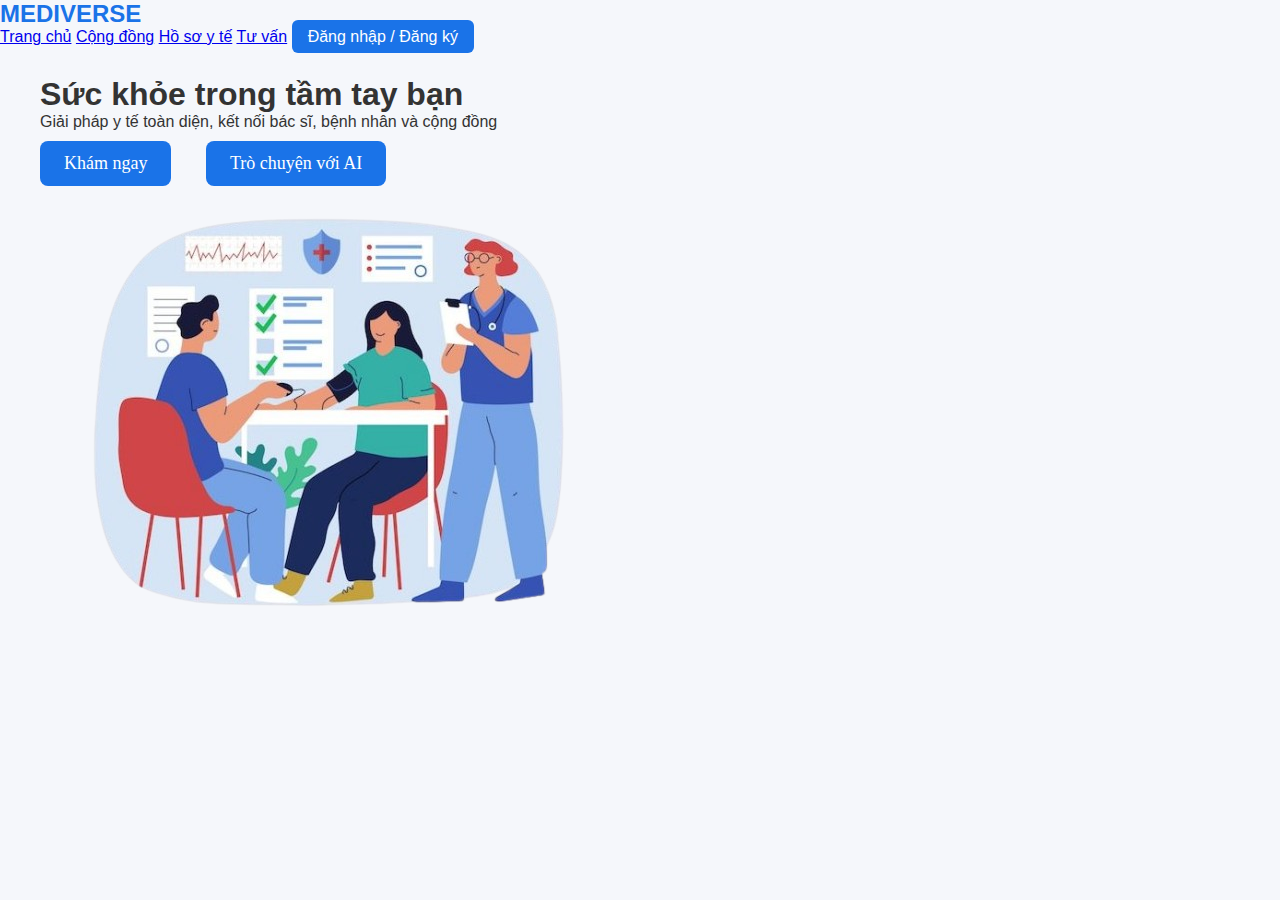
<file: index.html>
<!DOCTYPE html>
<html lang="vi">
<head>
  <meta charset="UTF-8" />
  <meta name="viewport" content="width=device-width, initial-scale=1.0"/>
  <title>Mediverse - Trang chủ</title>
  <link rel="stylesheet" href="home.css" />
   <header>
    <div class="logo">MEDIVERSE</div>
    <nav>
      <a href="#">Trang chủ</a>
      <a href="#">Cộng đồng</a>
      <a href="#">Hồ sơ y tế</a>
      <a href="#">Tư vấn</a>
      <a href="#" id="loginBtn" class="login-btn">Đăng nhập / Đăng ký</a>
      <div id="userProfile" style="display: none;">
        <img id="avatar" src="default-avatar.png" alt="avatar">
        <span id="pName">Tên người dùng</span>
        <button id="logoutBtn">Đăng xuất</button>
      </div>
    </nav>
  </header>

  <section class="hero">
    <div class="left">
      <h1>Sức khỏe trong tầm tay bạn</h1>
      <p>Giải pháp y tế toàn diện, kết nối bác sĩ, bệnh nhân và cộng đồng</p>
      <div class="buttons">
        <button>Khám ngay</button>
        <button>Trò chuyện với AI</button>
      </div>
       <div class="right">
      <img src="doctor.png" alt="Minh họa bác sĩ và bệnh nhân">
       </section>

  <script>
    // Nếu chưa đăng nhập → chuyển sang trang login khi nhấn nút
    document.getElementById('loginBtn').addEventListener('click', () => {
      window.location.href = 'home.html';
    });

    // Load thông tin user nếu đã login
    async function loadProfile() {
      try {
        const res = await fetch("https://login-backend-96fl.onrender.com/profile", {
          credentials: "include"
        });
        if (!res.ok) return;

        const data = await res.json();
        const user = data.user || {};

        // Cập nhật giao diện
        document.getElementById("pName").textContent = user.name || "Người dùng";
        document.getElementById("avatar").src =
          user.photos?.[0]?.value || "default-avatar.png";

        document.getElementById("loginBtn").style.display = "none";
        document.getElementById("userProfile").style.display = "flex";
      } catch (err) {
        console.error("Lỗi khi tải hồ sơ:", err);
      }
    }

    // Logout
    document.getElementById("logoutBtn").addEventListener("click", async () => {
      await fetch("https://login-backend-96fl.onrender.com/logout", {
        credentials: "include"
      });
      location.reload();
    });

    // Gọi khi vừa vào trang
    loadProfile();
  </script>
  </body>
</html>
</file>
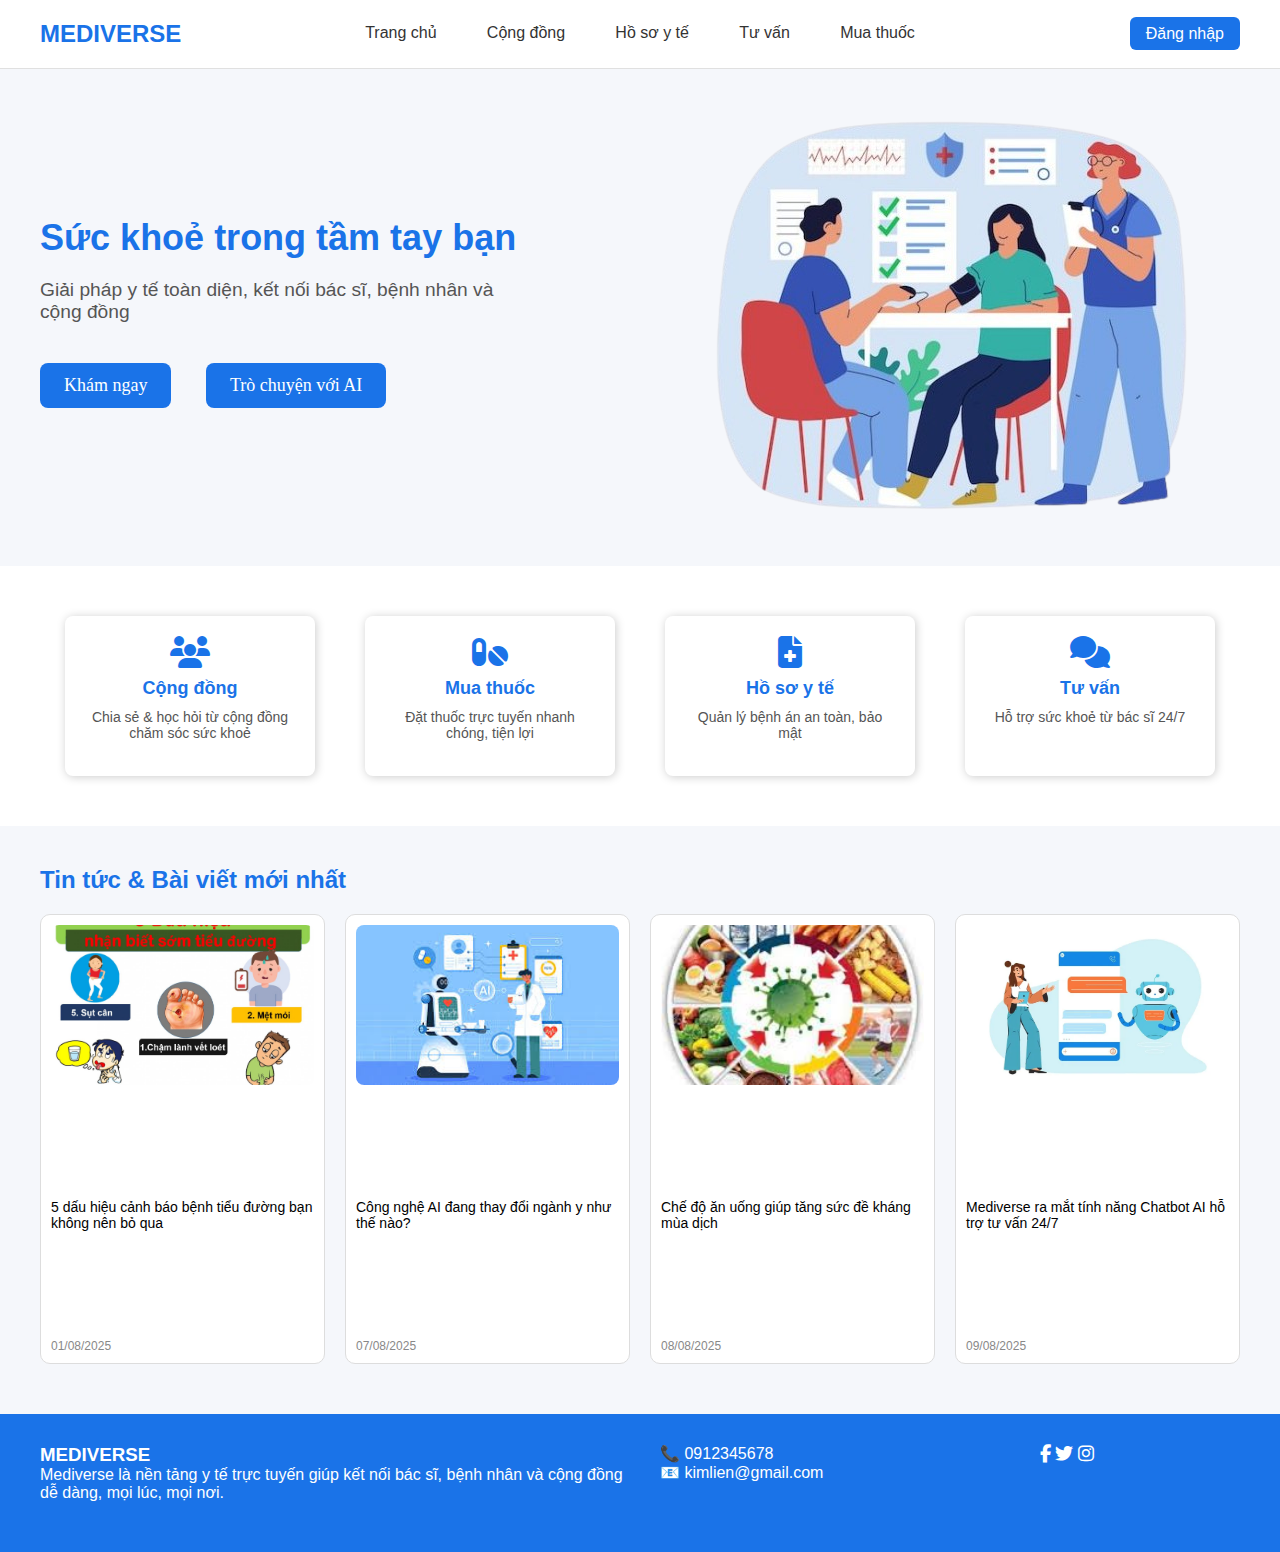
<file: home.html>
<!DOCTYPE html>
<html lang="vi">
<head>
  <meta charset="UTF-8" />
  <meta name="viewport" content="width=device-width, initial-scale=1.0"/>
  <title>Mediverse - Trang chủ</title>
  <link rel="stylesheet" href="home.css" />
  <link rel="stylesheet" href="https://cdnjs.cloudflare.com/ajax/libs/font-awesome/6.4.0/css/all.min.css"/>
</head>
<body>
  <header class="main-header">
    <div class="logo"><a href="home.html">MEDIVERSE</a></div>
    <input type="checkbox" id="menu-toggle"/>
    <label for="menu-toggle" class="open"><i class="fa-solid fa-bars"></i></label>
    <label for="menu-toggle" class="overlay"></label>
    <nav class="nav-links">
      <label for="menu-toggle" class="close-menu"><i class="fa-solid fa-xmark"></i></label>
      <a href="home.html">Trang chủ</a>
      <a href="#congdong">Cộng đồng</a>
      <a href="login.html">Hồ sơ y tế</a>
      <a href="#tuvan">Tư vấn</a>
      <a href="login.html">Mua thuốc</a>
    </nav>
    <div class="user-area">
      <a href="login.html" id="loginBtn" class="login-btn">Đăng nhập</a>
      
    </div>
  </header>

  <section class="hero">
    <div class="hero-left">
      <h1>Sức khoẻ trong tầm tay bạn</h1>
      <p>Giải pháp y tế toàn diện, kết nối bác sĩ, bệnh nhân và cộng đồng</p>
      <div class="buttons">
        <a href="#khamngay"><button>Khám ngay</button></a>
        <a href="#aichat"><button>Trò chuyện với AI</button></a>
      </div>
    </div>
    <div class="hero-right">
      <img src="img/doctor.png" alt="Minh họa bác sĩ và bệnh nhân">
    </div>
  </section>

  <section class="features">
    <a href="#congdong"><div class="feature-box">
      <i class="fas fa-users"></i>
      <h3>Cộng đồng</h3>
      <p>Chia sẻ & học hỏi từ cộng đồng chăm sóc sức khoẻ</p>
    </div></a>
    <a href="login.html"><div class="feature-box">
      <i class="fas fa-pills"></i>
      <h3>Mua thuốc</h3>
      <p>Đặt thuốc trực tuyến nhanh chóng, tiện lợi</p>
    </div></a>
    <a href="login.html"><div class="feature-box">
      <i class="fas fa-file-medical"></i>
      <h3>Hồ sơ y tế</h3>
      <p>Quản lý bệnh án an toàn, bảo mật</p>
    </div></a>
    <a href="#tuvan"><div class="feature-box">
      <i class="fas fa-comments"></i>
      <h3>Tư vấn</h3>
      <p>Hỗ trợ sức khoẻ từ bác sĩ 24/7</p>
    </div></a>
  </section>

<section class="news">
  <h2>Tin tức & Bài viết mới nhất</h2>
  <div class="news-list">
    
    <a href="https://giaan115.com/5-dau-hieu-benh-tieu-duong" class="news-link">
      <div class="news-card">
        <img src="img/tieuduong.jpg" alt="Tiểu đường" class="news-image" />
        <div class="image-placeholder"></div>
        <p>5 dấu hiệu cảnh báo bệnh tiểu đường bạn không nên bỏ qua</p>
        <span>01/08/2025</span>
      </div>
    </a>

    <a href="https://vbee.vn/blog/ai/ung-dung-ai-trong-y-te/?utm_source=BL&utm_medium=CPC&utm_term=Vietnam&utm_campaign=SM_GG_DU_NBR_AS_A_VN_B_UNK_UNK&gad_source=1&gad_campaignid=21793655902&gclid=Cj0KCQjw_L_FBhDmARIsAItqgt6I0l5CuzfJchz50ALGuwCKmmReJl1UpCjGMjgPlIwtR0TZiChqQksaAmhZEALw_wcB" class="news-link">
      <div class="news-card">
        <img src="img/AI.jpg" alt="Công nghệ AI" class="news-image" />
        <div class="image-placeholder"></div>
        <p>Công nghệ AI đang thay đổi ngành y như thế nào?</p>
        <span>07/08/2025</span>
      </div>
    </a>

    <a href="https://www.zespri.com/vi-VN/blogdetail/tang-cuong-de-khang-va-suc-khoe-tinh-than-bang-vitamin-c-tu-hoa-qua?utm_source=Google&utm_medium=Paid-Search&utm_campaign=Summer_VN_Traffic&utm_content=SEM&utm_term=Not-Applicable_F_NA_Interest_SEM_Search_Text_Custom_1X1_SEM&gad_source=1" class="news-link">
      <div class="news-card">
        <img src="img/CD.jpg" alt="Chế độ ăn uống" class="news-image" />
        <div class="image-placeholder"></div>
        <p>Chế độ ăn uống giúp tăng sức đề kháng mùa dịch</p>
        <span>08/08/2025</span>
      </div>
    </a>

    <a href="https://bidv.com.vn/bidv/tin-tuc/tin-ve-bidv/ra-mat-tinh-nang-chatbot-ho-tro-khach-hang-doanh-nghiep-tren-bidv-ibank" class="news-link">
      <div class="news-card">
        <img src="img/TV.jpg" alt="Tư vấn" class="news-image" />
        <div class="image-placeholder"></div>
        <p>Mediverse ra mắt tính năng Chatbot AI hỗ trợ tư vấn 24/7</p>
        <span>09/08/2025</span>
      </div>
    </a>

  </div>
</section>

  <footer>
    <div class="footer-left">
      <h3>MEDIVERSE</h3>
      <p>
        Mediverse là nền tảng y tế trực tuyến giúp kết nối bác sĩ, bệnh nhân và cộng đồng dễ dàng, mọi lúc, mọi nơi.
      </p>
    </div>
    <div class="footer-center">
      <p>📞 0912345678</p>
      <p>📧 kimlien@gmail.com</p>
    </div>
    <div class="footer-right">
      <a href="#"><i class="fab fa-facebook-f"></i></a>
      <a href="#"><i class="fab fa-twitter"></i></a>
      <a href="#"><i class="fab fa-instagram"></i></a>
    </div>
  </footer>

  <script>
    document.getElementById('loginBtn').addEventListener('click', () => {
      window.location.href = 'login.html';
    });

    async function loadProfile() {
      try {
        const res = await fetch("https://login-backend-production-06ec.up.railway.app/profile", {
          credentials: "include"
        });
        if (!res.ok) return;

        const data = await res.json();
        const user = data.user || {};

        document.getElementById("pName").textContent = user.name || "Người dùng";
        document.getElementById("avatar").src =
          user.photos?.[0]?.value || "default-avatar.png";

        document.getElementById("loginBtn").style.display = "none";
        document.getElementById("userProfile").style.display = "flex";
      } catch (err) {
        console.error("Lỗi khi tải hồ sơ:", err);
      }
    }

    document.getElementById("logoutBtn").addEventListener("click", async () => {
      await fetch("https://login-backend-production-06ec.up.railway.app/logout", {
        credentials: "include"
      });
      location.reload();
    });

    loadProfile();
  </script>
</body>
</html>
</file>
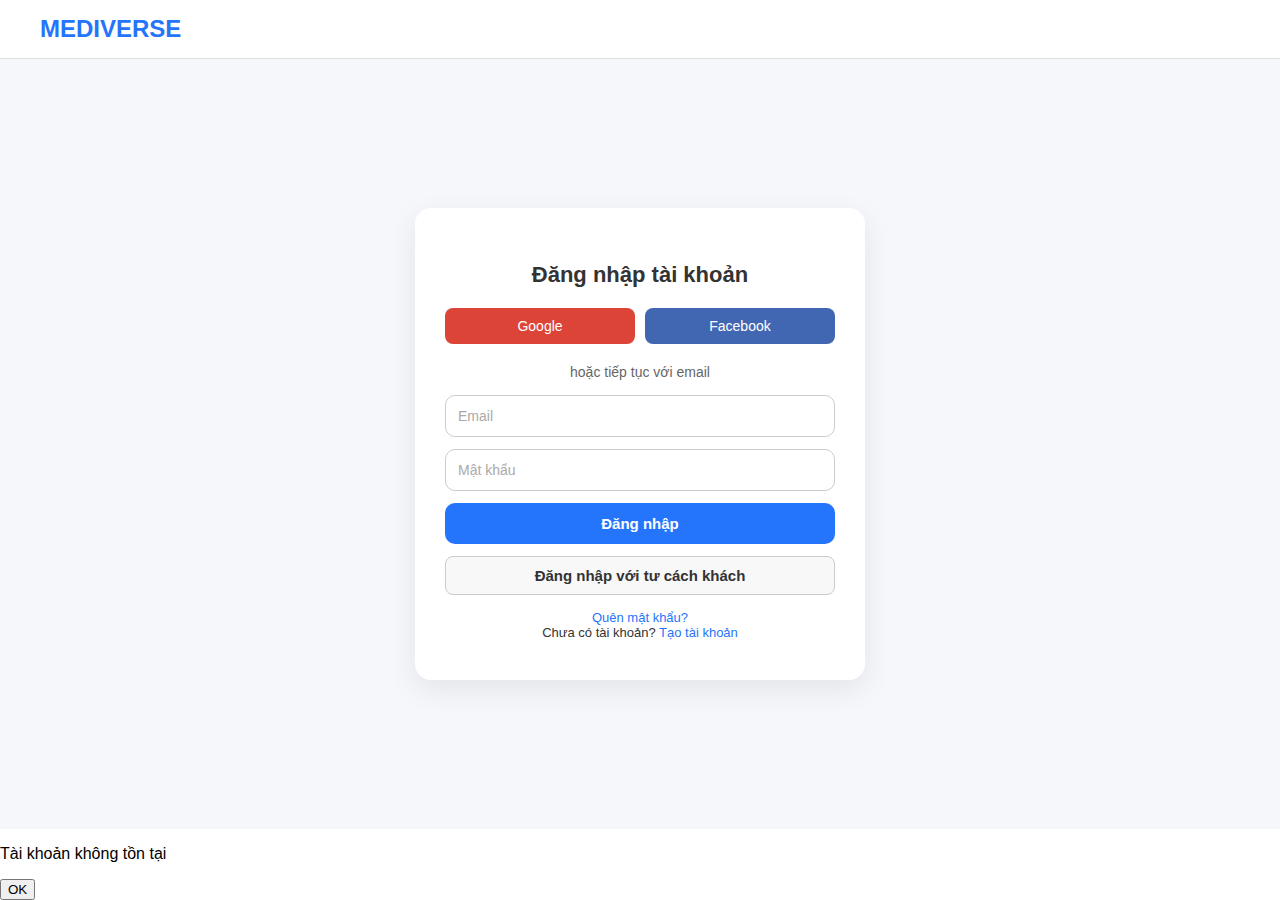
<file: login.html>
<!DOCTYPE html>
<html lang="vi">
<head>
  <meta charset="UTF-8">
  <meta name="viewport" content="width=device-width, initial-scale=1.0">
  <title>Login</title>
  <link rel="stylesheet" href="login.css">
  <link rel="stylesheet" href="https://cdnjs.cloudflare.com/ajax/libs/font-awesome/6.4.0/css/all.min.css"/>
</head>
<body>
  <!-- HEADER -->
  <header class="main-header">
    <div class="logo"><a href="home.html">MEDIVERSE</a></div>
  </header>

  <!-- FORM OUTER WRAPPER -->
  <div class="form-wrapper">
    <div class="container">
      <!-- Form Đăng nhập -->
      <form id="login-form" class="form">
        <h1>Đăng nhập tài khoản</h1>

        <div class="social-buttons">
          <a href="https://login-backend-production-06ec.up.railway.app/auth/google" class="btn-social btn-google">Google</a>
          <a href="https://login-backend-production-06ec.up.railway.app/auth/facebook" class="btn-social btn-fb">Facebook</a>
        </div>

        <div class="or">hoặc tiếp tục với email</div>

        <input type="email" class="field" id="loginEmail" placeholder="Email" required>
        <input type="password" class="field" id="loginPassword" placeholder="Mật khẩu" required>
        <div id="loginMsg" class="msg"></div>
        <button class="btn-main" type="submit">Đăng nhập</button>

        <div class="guess"><a href="success.html">Đăng nhập với tư cách khách</a></div>

        <div class="links">
          <a href="#" id="forgotPassword">Quên mật khẩu?</a><br>
          Chưa có tài khoản? <a href="#" id="createAccount">Tạo tài khoản</a>
        </div>
      </form>

      <!-- Form Quên mật khẩu -->
      <div id="forgotForm" class="form" style="display:none;">
        <h1>Đặt lại mật khẩu</h1>
        <p class="form-desc">Nhập email của bạn và chúng tôi sẽ gửi cho bạn hướng dẫn đặt lại mật khẩu.</p>
        <input type="email" class="field" placeholder="Your Email">
        <button class="btn-main">Gửi liên kết đặt lại mật khẩu</button>
        <button class="btn-back" id="backToLogin1">Quay lại</button>
      </div>

      <!-- Form Đăng ký -->
      <div id="registerForm" class="form" style="display:none;">
        <h1>Tạo tài khoản</h1>
        <input type="text" class="field" id="regName" placeholder="Full Name">
        <input type="email" class="field" id="regEmail" placeholder="Email">
        <input type="password" class="field" id="regPassword" placeholder="Password">
        <div id="regMsg" class="msg"></div>
        <button class="btn-main" type="submit">Đăng kí</button>
        <button class="btn-back" id="backToLogin2">Quay lại</button>
      </div>
    </div>
  </div>

  <!-- Popup nằm ngoài các form -->
  <div id="popup" class="popup">
    <div class="popup-content">
      <p>Tài khoản không tồn tại</p>
      <button onclick="closePopup()">OK</button>
    </div>
  </div>

  <!-- SCRIPT -->
  <script>
    const loginForm = document.getElementById('loginForm');
    const forgotForm = document.getElementById('forgotForm');
    const registerForm = document.getElementById('registerForm');

    document.getElementById('forgotPassword').addEventListener('click', function(e){
      e.preventDefault();
      loginForm.style.display = 'none';
      forgotForm.style.display = 'block';
    });

    document.getElementById('createAccount').addEventListener('click', function(e){
      e.preventDefault();
      loginForm.style.display = 'none';
      registerForm.style.display = 'block';
    });

    document.getElementById('backToLogin1').addEventListener('click', function(){
      forgotForm.style.display = 'none';
      loginForm.style.display = 'block';
    });

    document.getElementById('backToLogin2').addEventListener('click', function(){
      registerForm.style.display = 'none';
      loginForm.style.display = 'block';
    });

    // Xử lý form đăng nhập
    document.getElementById('login-form').addEventListener('submit', function(event) {
      event.preventDefault(); // chặn gửi form thật

      // Giả lập tài khoản không tồn tại
      const taiKhoanTonTai = false;

      if (!taiKhoanTonTai) {
        document.getElementById('popup').style.display = 'flex';
      }
    });

    function closePopup() {
      document.getElementById('popup').style.display = 'none';
    }
  </script>
</body>
</file>
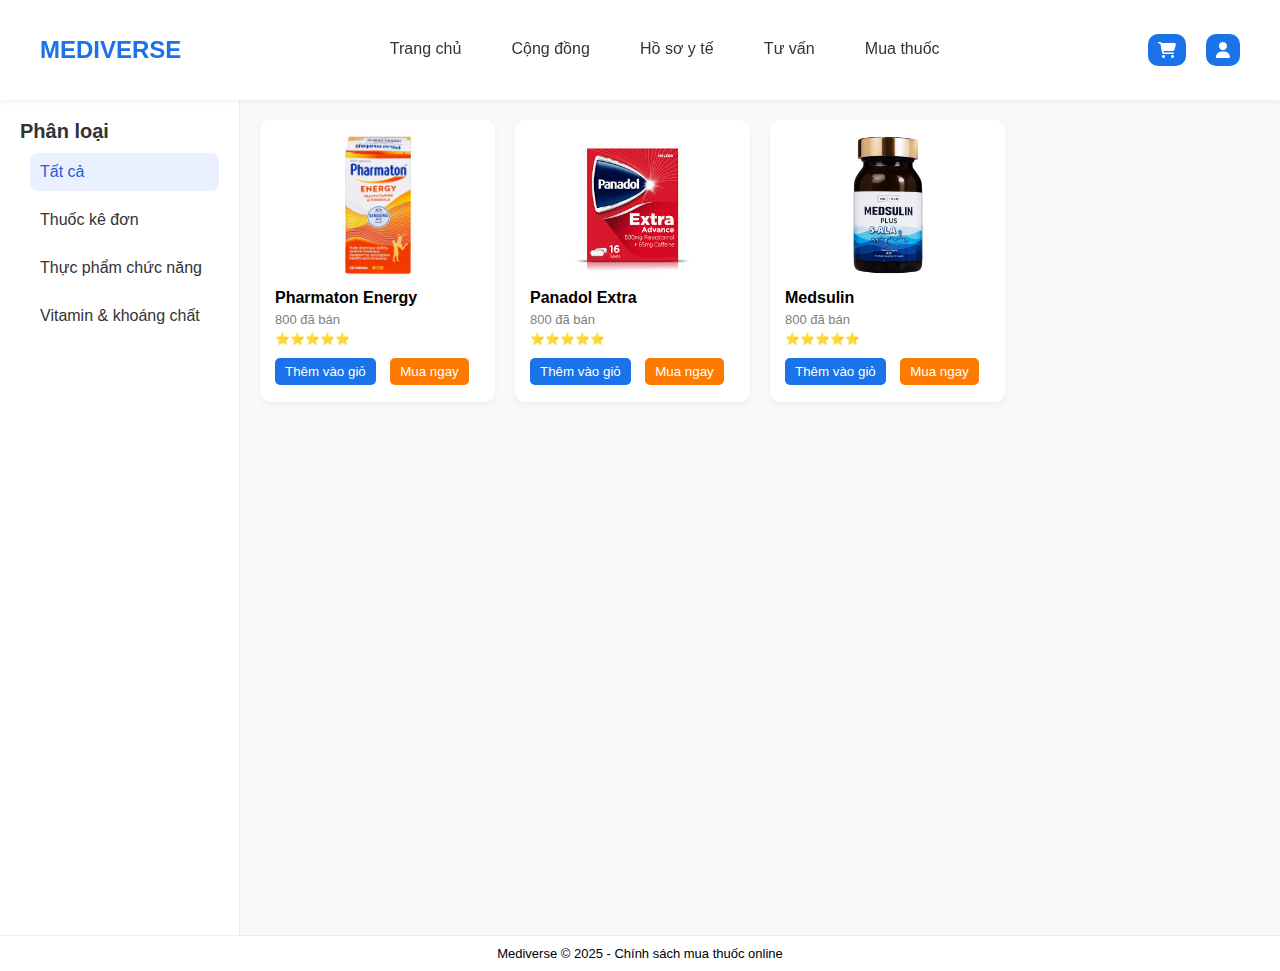
<file: shop.html>
<!DOCTYPE html>
<html lang="vi">
<head>
  <meta charset="UTF-8" />
  <meta name="viewport" content="width=device-width, initial-scale=1.0"/>
  <title>Mediverse Shop</title>
  <link rel="stylesheet" href="shop.css" />
  <link rel="stylesheet" href="https://cdnjs.cloudflare.com/ajax/libs/font-awesome/6.4.0/css/all.min.css"/>
</head>
<body>

<header>
  <div class="logo"><a href="success.html">MEDIVERSE</a></div>
  <input type="checkbox" id="menu-toggle"/>
  <label for="menu-toggle" class="open"><i class="fa-solid fa-bars"></i></label>
  <label for="menu-toggle" class="overlay"></label>
  <nav>
      <label for="menu-toggle" class="close-menu"><i class="fa-solid fa-xmark"></i></label>
      <a href="success.html">Trang chủ</a>
      <a href="#congdong">Cộng đồng</a>
      <a href="user.html">Hồ sơ y tế</a>
      <a href="#tuvan">Tư vấn</a>
      <a href="shop.html">Mua thuốc</a>
  </nav>
  <div class="icons">
    <i class="fa-solid fa-cart-shopping" onclick="showCart()"></i>
    <a href="user.html"><i class="fas fa-user"></i></a>
  </div>
</header>

<div class="layout">
  <div class="sidebar">
    <h2>Phân loại</h2>
    <ul>
      <li><a href="#all" onclick="filterCategory('all')" class="link active">Tất cả</a></li>
      <li><a href="#kedon" onclick="filterCategory('ke-don')">Thuốc kê đơn</a></li>
      <li><a href="#thucpham" onclick="filterCategory('thuc-pham')">Thực phẩm chức năng</a></li>
      <li><a href="#vitamin" onclick="filterCategory('vitamin')">Vitamin & khoáng chất</a></li>
    </ul>
  </div>
  <div class="main">
    <div class="products" id="product-list">
      <!-- sản phẩm -->
    </div>
  </div>
</div>

<footer>
  Mediverse © 2025 - Chính sách mua thuốc online
</footer>

<!-- Modal -->
<div class="modal" id="product-modal">
  <div class="modal-content">
    <div class="close" onclick="closeModal()">✖</div>
    <h3 id="modal-title"></h3>
    <p id="modal-detail"></p>
    <button class="add" onclick="addToCart()">Thêm vào giỏ</button>
    <button class="buy" onclick="buyNow()">Mua ngay</button>
  </div>
</div>

<script>
  const products = [
    {
      id: 1,
      name: "Pharmaton Energy",
      img: "pmt_eng.png",
      sold: "800 đã bán",
      detail: "Sản phẩm giúp tăng cường năng lượng.",
      type: "vitamin"
    },
    {
      id: 2,
      name: "Panadol Extra",
      img: "panadol.jpg",
      sold: "800 đã bán",
      detail: "Thuốc giảm đau, hạ sốt nhanh.",
      type: "ke-don"
    },
    {
      id: 3,
      name: "Medsulin",
      img: "med.jpg",
      sold: "800 đã bán",
      detail: "Hỗ trợ điều trị tiểu đường.",
      type: "ke-don"
    }
  ];

  let currentProduct = null;

  function renderProducts(list) {
    const container = document.getElementById('product-list');
    container.innerHTML = "";
    list.forEach(p => {
      container.innerHTML += `
        <div class="product">
          <img src="${p.img}" />
          <h4>${p.name}</h4>
          <p>${p.sold}</p>
          <div class="stars">⭐️⭐️⭐️⭐️⭐️</div>
          <button class="add" onclick="openModal(${p.id})">Thêm vào giỏ</button>
          <button class="buy" onclick="openModal(${p.id})">Mua ngay</button>
        </div>
      `;
    });
  }

  function filterCategory(type) {
    if (type === 'all') return renderProducts(products);
    const filtered = products.filter(p => p.type === type);
    renderProducts(filtered);
  }

  function openModal(id) {
    const product = products.find(p => p.id === id);
    currentProduct = product;
    document.getElementById("modal-title").textContent = product.name;
    document.getElementById("modal-detail").textContent = product.detail;
    document.getElementById("product-modal").style.display = "flex";
  }

  function closeModal() {
    document.getElementById("product-modal").style.display = "none";
  }

  function addToCart() {
    let cart = JSON.parse(localStorage.getItem("cart") || "[]");
    cart.push(currentProduct);
    localStorage.setItem("cart", JSON.stringify(cart));
    alert("Đã thêm vào giỏ");
    closeModal();
  }

  function buyNow() {
    alert("Chức năng mua ngay đang được phát triển!");
    closeModal();
  }

  function showCart() {
    const cart = JSON.parse(localStorage.getItem("cart") || "[]");
    alert(`Bạn có ${cart.length} sản phẩm trong giỏ`);
  }

  renderProducts(products);

  const items = document.querySelectorAll(".sidebar a");

    items.forEach(item => {
      item.addEventListener("click", () => {
        // Xóa class active ở tất cả các mục
        items.forEach(i => i.classList.remove("active"));
        // Thêm class active vào mục vừa click
        item.classList.add("active");
      });
    });

</script>

</body>
</html>
</file>
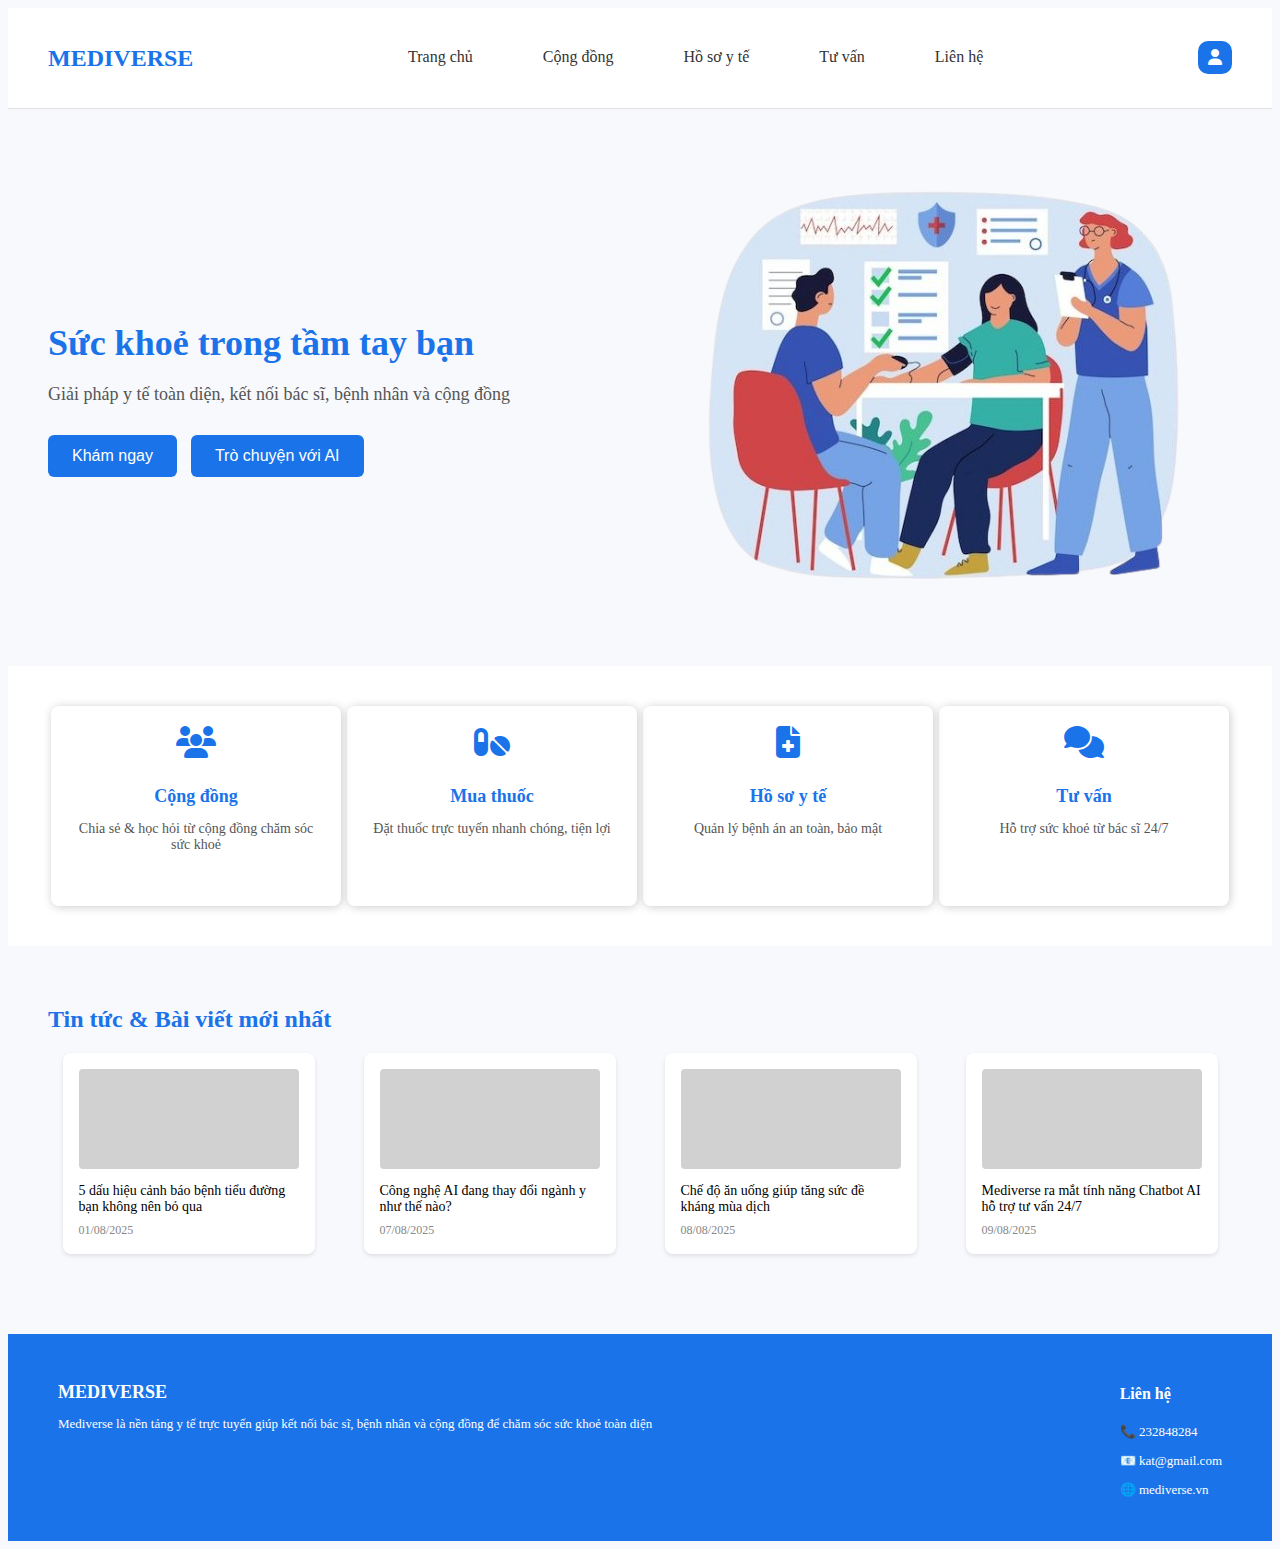
<file: success.html>
<!DOCTYPE html>
<html lang="vi">
<head>
  <meta charset="UTF-8" />
  <meta name="viewport" content="width=device-width, initial-scale=1.0"/>
  <title>Mediverse - Trang chủ</title>
  <link rel="stylesheet" href="https://cdnjs.cloudflare.com/ajax/libs/font-awesome/6.4.0/css/all.min.css"/>
  <link rel="stylesheet" href="success.css"/>
</head>
<body>
  <header>
    <div class="logo"><a href="#home">MEDIVERSE</a></div>
    <nav>
      <a href="success.html">Trang chủ</a>
      <a href="#congdong">Cộng đồng</a>
      <a href="user.html">Hồ sơ y tế</a>
      <a href="#tuvan">Tư vấn</a>
      <a href="#lienhe">Liên hệ</a>
    </nav>
    <div class="user-icon">
      <a href="user.html"><i class="fas fa-user"></i></a>
    </div>
  </header>

  <section class="hero">
    <div class="hero-left">
      <h1>Sức khoẻ trong tầm tay bạn</h1>
      <p>Giải pháp y tế toàn diện, kết nối bác sĩ, bệnh nhân và cộng đồng</p>
      <div class="buttons">
        <a href="#khamngay"><button>Khám ngay</button></a>
        <a href="#aichat"><button>Trò chuyện với AI</button></a>
      </div>
    </div>
    <div class="hero-right">
      <img src="doctor.png" alt="Minh họa bác sĩ và bệnh nhân">
    </div>
  </section>

  <section class="features">
    <a href="#congdong"><div class="feature-box">
      <i class="fas fa-users"></i>
      <h3>Cộng đồng</h3>
      <p>Chia sẻ & học hỏi từ cộng đồng chăm sóc sức khoẻ</p>
    </div></a>
    <a href="muathuoc"><div class="feature-box">
      <i class="fas fa-pills"></i>
      <h3>Mua thuốc</h3>
      <p>Đặt thuốc trực tuyến nhanh chóng, tiện lợi</p>
    </div></a>
    <a href="user.html"><div class="feature-box">
      <i class="fas fa-file-medical"></i>
      <h3>Hồ sơ y tế</h3>
      <p>Quản lý bệnh án an toàn, bảo mật</p>
    </div></a>
    <a href="#tuvan"><div class="feature-box">
      <i class="fas fa-comments"></i>
      <h3>Tư vấn</h3>
      <p>Hỗ trợ sức khoẻ từ bác sĩ 24/7</p>
    </div></a>
  </section>

  <section class="news">
    <h2>Tin tức & Bài viết mới nhất</h2>
    <div class="news-list">
      <div class="news-card">
        <div class="image-placeholder"></div>
        <p>5 dấu hiệu cảnh báo bệnh tiểu đường bạn không nên bỏ qua</p>
        <span>01/08/2025</span>
      </div>
      <div class="news-card">
        <div class="image-placeholder"></div>
        <p>Công nghệ AI đang thay đổi ngành y như thế nào?</p>
        <span>07/08/2025</span>
      </div>
      <div class="news-card">
        <div class="image-placeholder"></div>
        <p>Chế độ ăn uống giúp tăng sức đề kháng mùa dịch</p>
        <span>08/08/2025</span>
      </div>
      <div class="news-card">
        <div class="image-placeholder"></div>
        <p>Mediverse ra mắt tính năng Chatbot AI hỗ trợ tư vấn 24/7</p>
        <span>09/08/2025</span>
      </div>
    </div>
  </section>

  <footer>
    <div>
      <h3>MEDIVERSE</h3>
      <p>Mediverse là nền tảng y tế trực tuyến giúp kết nối bác sĩ, bệnh nhân và cộng đồng để chăm sóc sức khoẻ toàn diện</p>
    </div>
    <div>
      <h4>Liên hệ</h4>
      <p>📞 232848284</p>
      <p>📧 kat@gmail.com</p>
      <p>🌐 mediverse.vn</p>
    </div>
  </footer>
</body>
</html>
</file>
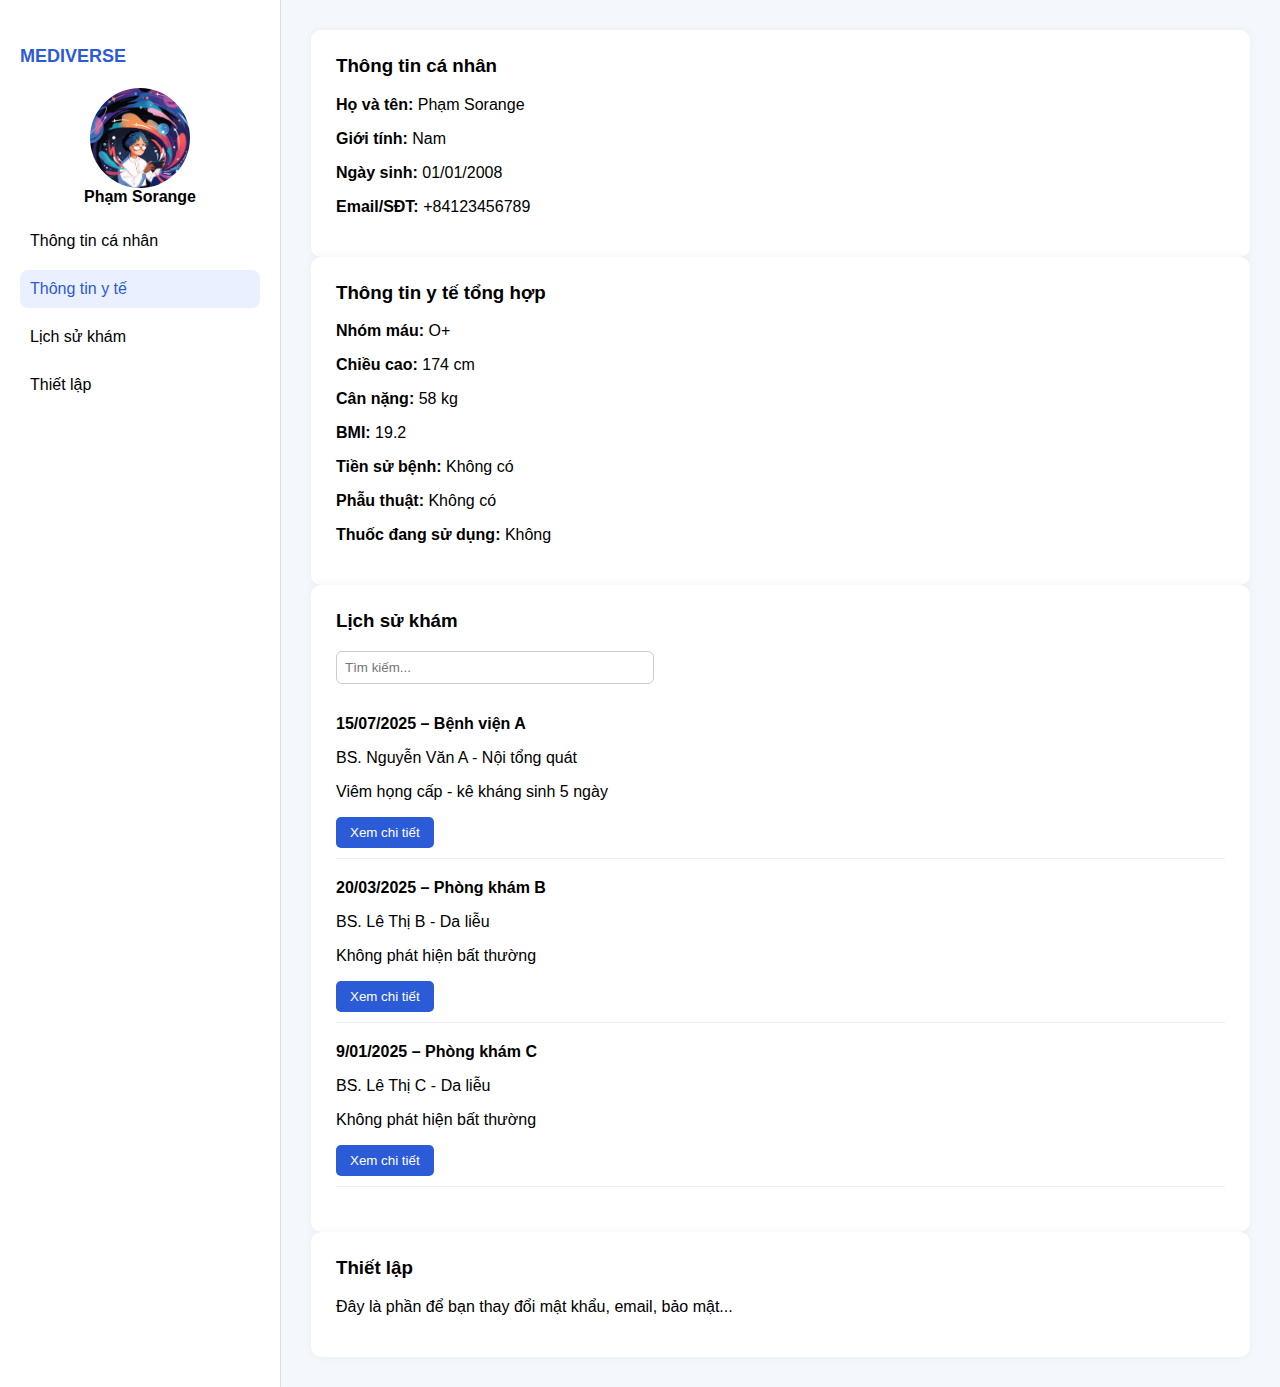
<file: user.html>
<!DOCTYPE html>
<html lang="vi">
<head>
  <meta charset="UTF-8" />
  <meta name="viewport" content="width=device-width, initial-scale=1.0"/>
  <title>Hồ sơ cá nhân</title>
  <link rel="stylesheet" href="user.css" />
</head>
<body>
  <div class="container">
    <aside class="sidebar">
      <h2><a href="success.html" class="logo">MEDIVERSE</a></h2>
      <div class="avatar-container">
        <img src="default-avatar.png" alt="Avatar" class="avatar">
      </div>
      <div class="username">Phạm Sorange</div>
      <nav>
        <ul>
          <li><a href="#personal" class="tab-link active" data-tab="personal">Thông tin cá nhân</a></li>
          <li><a href="#health" class="tab-link" data-tab="health">Thông tin y tế</a></li>
          <li><a href="#history" class="tab-link" data-tab="history">Lịch sử khám</a></li>
          <li><a href="#settings" class="tab-link" data-tab="settings">Thiết lập</a></li>
        </ul>
      </nav>
    </aside>

    <main class="content">
      <!-- Thông tin cá nhân -->
      <section id="personal" >
        <div class="card">
          <h3>Thông tin cá nhân</h3>
          <p><strong>Họ và tên:</strong> Phạm Sorange</p>
          <p><strong>Giới tính:</strong> Nam</p>
          <p><strong>Ngày sinh:</strong> 01/01/2008</p>
          <p><strong>Email/SĐT:</strong> +84123456789</p>
        </div>
      </section>

      <!-- Thông tin y tế -->
      <section id="health"  >
        <div class="card">
          <h3>Thông tin y tế tổng hợp</h3>
          <p><strong>Nhóm máu:</strong> O+</p>
          <p><strong>Chiều cao:</strong> 174 cm</p>
          <p><strong>Cân nặng:</strong> 58 kg</p>
          <p><strong>BMI:</strong> 19.2</p>
          <p><strong>Tiền sử bệnh:</strong> Không có</p>
          <p><strong>Phẫu thuật:</strong> Không có</p>
          <p><strong>Thuốc đang sử dụng:</strong> Không</p>
        </div>
      </section>

      <!-- Lịch sử khám -->
      <section id="history"  >
        <div class="card">
          <h3>Lịch sử khám</h3>
          <input type="text" placeholder="Tìm kiếm..." class="search">
          <ul class="history-list">
            <li>
              <p><strong>15/07/2025 – Bệnh viện A</strong></p>
              <p>BS. Nguyễn Văn A - Nội tổng quát</p>
              <p>Viêm họng cấp - kê kháng sinh 5 ngày</p>
              <button>Xem chi tiết</button>
            </li>
            <li>
              <p><strong>20/03/2025 – Phòng khám B</strong></p>
              <p>BS. Lê Thị B - Da liễu</p>
              <p>Không phát hiện bất thường</p>
              <button>Xem chi tiết</button>
            </li>
            <li>
              <p><strong>9/01/2025 – Phòng khám C</strong></p>
              <p>BS. Lê Thị C - Da liễu</p>
              <p>Không phát hiện bất thường</p>
              <button>Xem chi tiết</button>
            </li>
          </ul>
        </div>
      </section>

      <!-- Thiết lập -->
      <section id="settings"  >
        <div class="card">
          <h3>Thiết lập</h3>
          <p>Đây là phần để bạn thay đổi mật khẩu, email, bảo mật...</p>
        </div>
      </section>
    </main>
  </div>
  <script>
        // Lấy tất cả link và section
    const sections = document.querySelectorAll("section");
    const navLinks = document.querySelectorAll(".tab-link");

    const options = {
      threshold: 0.8  // khi 60% section hiển thị thì coi là active
    };

    const observer = new IntersectionObserver((entries) => {
      entries.forEach(entry => {
        if (entry.isIntersecting) {
          // Xóa active cũ
          navLinks.forEach(link => link.classList.remove("active"));
          // Thêm active cho link tương ứng
          const id = entry.target.getAttribute("id");
          document.querySelector(`.tab-link[href="#${id}"]`).classList.add("active");
        }
      });
    }, options);

    // Quan sát từng section
    sections.forEach(section => observer.observe(section));

  </script>
</body>
</html>
</file>
<file: home.css>
* {
  margin: 0;
  padding: 0;
  box-sizing: border-box;
}

html {
  font-family: 'Segoe UI', sans-serif;
  font-size: 16px;
}

body {
  overflow-x: hidden;
  position: relative;

  background-color: #f5f7fb;
  color: #333;
}

/* ==== HEADER ==== */
header.main-header {
  position: relative;
  display: flex;
  align-items: center;
  padding: 20px 40px;
  background-color: #ffffff;
  border-bottom: 1px solid #e0e0e0;
}

.logo {
  font-size: 1.5rem;
  font-weight: bold;
  color: #1a73e8;
  margin-right: auto;
}

.logo a {
  text-decoration: none;
  color: #1a73e8;
}

.nav-links {
  position: absolute;
  top: 50%;
  left: 50%;
  transform: translate(-50%, -50%);
  display: flex;
  flex-direction: row;
  justify-content: center;
  align-items: center;
}

.nav-links a {
  margin: 0 0.4vw ;
  padding: 20px;
  color: #333;
  text-decoration: none;
}
.nav-links a::after {
  content: '';
  display: block;
  height: 2px;
  background: #1a73e8;
  transition: width 0.3s;
  width: 0;
}

.nav-links a:hover::after {
  width: 100%;
}

.user-area {
  align-items: center;
  font-size: 1rem;
  gap: 10px;
  margin-left: auto;
}

.login-icon {
  cursor: pointer;
  color: #1a73e8;
}

.profile {
  display: flex;
  align-items: center;
  gap: 10px;
}

.profile img {
  width: 32px;
  height: 32px;
  border-radius: 50%;
}

/* ==== HERO ==== */
.hero {
  display: flex;
  justify-content: space-between;
  align-items: center;
  padding: 30px 40px;
  flex-wrap: wrap;
}

.hero-left {
  max-width: 500px;
}

.hero-left h1 {
  font-size: 2.25rem;
  margin-bottom: 20px;
  color: #1a73e8;
}

.hero-left p {
  font-size: 1.2rem;
  margin-bottom: 30px;
  color: #555;
}

.buttons button {
  font-family: 'Segoe UI', 'sans-serif';
  padding: 12px 24px;
  font-size: 1.125rem;
  margin: 10px 30px 10px 0;
  border: none;
  border-radius: 8px;
  background-color: #1a73e8;
  color: white;
  cursor: pointer;
}

.buttons button:hover {
  background-color: #0f5ed9;
}

.hero-right img {
  max-width: 100%;
  height: auto;
}

/* ==== FEATURES ==== */
.features {
  display: flex;
  justify-content: space-around;
  padding: 40px;
  background-color: #ffffff;
  flex-wrap: wrap;
}

.feature-box {
  width: 250px;
  height: 160px;
  text-align: center;
  padding: 20px;
  box-shadow: 1px 1px 10px #cccccc;
  border-radius: 8px;
  margin: 10px 0;
}

.feature-box i {
  font-size: 2rem;
  color: #1a73e8;
  margin-bottom: 10px;
}

.feature-box h3 {
  font-size: 1.125rem;
  margin-bottom: 10px;
}

.feature-box p {
  font-size: 0.875rem;
  color: #555;
}

.features a {
  text-decoration: none;
  color: #1a73e8;
}

/* ==== NEWS ==== */
.news {
  padding: 40px;
}

.news h2 {
  font-size: 1.5rem;
  margin-bottom: 20px;
  color: #1a73e8;
}

.news-list {
  display: flex;
  justify-content: space-between;
  gap: 20px;
  flex-wrap: nowrap; /* 👈 Giữ tất cả trong 1 hàng */
  overflow-x: auto;   /* 👈 Cuộn ngang khi thu nhỏ */
  scroll-snap-type: x mandatory;
  padding-bottom: 10px;
}

.news-card {
  flex: 0 0 23%;       /* 4 card / hàng */
  max-width: 300px;
  height: 50vh;
  background-color: #fff;
  border: 1px solid #ddd;
  border-radius: 10px;
  padding: 10px;
  box-sizing: border-box;
  overflow: hidden;
  display: flex;
  flex-direction: column;
  justify-content: space-between;
  scroll-snap-align: start;
  text-decoration: none;
  color: inherit;
  transition: transform 0.3s ease;
  text-overflow: ellipsis;
}

.news-card:hover {
  transform: translateY(-5px);
}

.news-image {
  width: 100%;
  height: 160px;
  object-fit: cover;
  border-radius: 8px;
  margin-bottom: 10px;
}

.news-card p {
  color: #000;
  font-size: 0.875rem;
  margin-bottom: 5px;
}

.news-card span {
  font-size: 0.75rem;
  color: #888;
}
.news-link {
  text-decoration: none;
  color: inherit;
  display: block; /* Để thẻ <a> bao trùm cả news-card */
}

/* (Không còn dùng image-placeholder nếu có ảnh thật) */
.image-placeholder {
  display: none;
}

/* ==== FOOTER ==== */
footer {
  background-color: #1a73e8;
  color: white;
  padding: 30px 40px;
  display: grid;
  grid-template-columns: 50% 30% 20%;
  gap: 20px;
  justify-content: space-between;
  flex-wrap: wrap;
}

footer div {
  margin-bottom: 20px;
}

.footer-right a {

  color: white;
  text-decoration: none;
  font-size: 1.125rem;
}

/* ==== LOGIN BUTTON ==== */
.login-btn {
  background-color: #1a73e8;
  color: white;
  padding: 8px 16px;
  border-radius: 6px;
  text-decoration: none;
  font-weight: 500;
}

.login-btn:hover {
  background-color: #0f5ed9;
}

#menu-toggle {
      display: none;
    }

    .open, .close-menu {
      display: none;
      font-size: 1.5rem;
      cursor: pointer;
    }

    @media screen and (max-width: 830px) {
      html {
      font-size: 14px;
      }

      body, html {
        overflow-x: hidden;
      }

      .nav-links {
        align-items: flex-start;
        justify-content: flex-start;
        position: absolute;
        top: 0;
        right: -250px;
        flex-direction: column;
        width: 250px;
        height: 100vh;
        transition: all 0.3s ease-in-out;
      }

      .open, .close-menu {
        display: block;
      }

      .open {
        position: absolute;
        right: 20px;
      }

      .close-menu {
        position: absolute;
        top: 20px;
        right: 20px;
      }

      header.main-header {
    display: flex;
    align-items: center;
    position: relative;
  }

      .login-btn {
        position: absolute;
        right: 60px;
        top: 50%;
        transform: translateY(-50%);
      }

      #menu-toggle:checked + .open {
        display: none;
      }

      #menu-toggle:checked ~ .nav-links {
        right: 0;
        background: white;
        height: 100vh;
        top: 0;
        padding-top: 60px;
        z-index: 9;
      }

      #menu-toggle:checked ~ .overlay {
        display: block;
        position: fixed;
        top: 0; left: 0;
        width: 100%;
        height: 100%;
        background-color: #616161;
        opacity: 0.2;
        z-index: 8;
      }

      .news-list {
        display: grid;
        grid-template-columns: auto auto;
      }

    }
</file>
<file: login.css>
/* Nền trắng tổng thể */
* {
  box-sizing: border-box;
}

body {
  margin: 0;
  font-family: 'Segoe UI', Arial, sans-serif;
  background-color: #ffffff;
  min-height: 100vh;
  display: flex;
  flex-direction: column;

}

/* HEADER */
.main-header {
  background-color: white;
  display: flex;
  justify-content: space-between;
  align-items: center;
  padding: 15px 40px;
  border-bottom: 1px solid #e0e0e0;
  position: sticky;
  top: 0;
  z-index: 999;
}

.logo {
  font-size: 24px;
  font-weight: bold;
  color: #2575fc;
}

.logo a {
  text-decoration: none;
  color: #2575fc;
}

/* Container */
.container {
  width: 400px;
  max-width: 92vw;
  padding: 30px;
  background: #ffffff; /* màu bìa mới: sáng nhẹ, nổi bật, dễ nhìn */
  text-align: center;
  color: #333;
  margin: 0 auto;
}


h1 {
  margin-bottom: 20px;
  font-weight: 600;
  font-size: 22px;
}

.form-desc {
  font-size: 14px;
  margin-bottom: 15px;
  color: #444;
}

/* Nút social */
.social-buttons {
  display: flex;
  gap: 10px;
  margin-bottom: 20px;
}

.btn-social {
  flex: 1;
  padding: 10px;
  border-radius: 8px;
  font-weight: 500;
  font-size: 14px;
  color: white;
  text-decoration: none;
  display: flex;
  align-items: center;
  justify-content: center;
}

.guess {
  width: 100%;
  padding: 10px;
  border-radius: 8px;
  color: #333;
  font-size: 15px;
  font-weight: 600;
  background-color: #f8f8f8;
  border: 1px solid #cbcbcb;
}

.guess a {
  text-decoration: none;
  color: #333;
}

.guess:hover {
  background-color: #f5f5f5;
}

.btn-google { background: #db4437; }
.btn-fb { background: #4267B2; }

.btn-google:hover { background: #c33d30; }
.btn-fb:hover { background: #375a9f; }

/* Hoặc với email */
.or {
  margin: 15px 0;
  font-size: 14px;
  color: #666;
}

/* Input */
.field {
  width: 100%;
  padding: 12px;
  margin-bottom: 12px;
  border: 1px solid #ccc;
  border-radius: 10px;
  font-size: 14px;
  background: #fff;
  color: #333;
  outline: none;
}
.field::placeholder {
  color: #aaa;
}

/* Nút chính */
.btn-main {
  width: 100%;
  padding: 12px;
  margin-bottom: 12px;
  background-color: #2575fc;  /* Màu xanh đơn sắc */
  border: none;
  border-radius: 10px;
  color: white;
  font-size: 15px;
  font-weight: 600;
  cursor: pointer;
  transition: transform 0.08s ease, background-color 0.3s;
}
.btn-main:hover {
  background-color: #1f63d8; /* hover màu đậm hơn */
}
.btn-main:active {
  transform: scale(0.98);
}


/* Nút quay lại */
.btn-back {
  margin-top: 10px;
  width: 100%;
  padding: 10px;
  background: #f8f8f8;
  border: none;
  border-radius: 10px;
  color: #333;
  font-size: 14px;
  font-weight: 500;
  cursor: pointer;
}
.btn-back:active {
  transform: scale(0.98);
}

.btn-back:hover {
  background: #e0e0e0;
}

/* Link phụ */
.links {
  margin-top: 15px;
  font-size: 13px;
}
.links a {
  color: #2575fc;
  text-decoration: none;
}
.links a:hover {
  text-decoration: underline;
}
.form-wrapper {
  flex: 1;
  background-color: #f5f7fb;
  padding: 60px 20px;
  min-height: calc(100vh - 180px); /* trừ header + footer */
  display: flex;
  justify-content: center;
  align-items: center;
}

/* Thêm shadow + bo góc cho container hiện có */
.container {
  background-color: #fff;
  padding: 40px 30px;
  border-radius: 16px;
  box-shadow: 0 10px 30px rgba(0, 0, 0, 0.08);
  width: 100%;
  max-width: 450px;
}

/* FOOTER */
   /* footer {
  background-color: #1a73e8;
  color: white;
  padding: 30px 40px;
  display: grid;
  grid-template-columns: 50% 30% 20%;
  gap: 20px;
  justify-content: space-between;
  flex-wrap: wrap;
}

footer div {
  margin-bottom: 20px;
}

.footer-right a {

  color: white;
  text-decoration: none;
  font-size: 1.125rem;
}*/
</file>
<file: shop.css>
* {
      margin: 0; padding: 0; box-sizing: border-box;
    }

    html {
      font-size: 16px;
    }

    body {
      position: relative;
      font-family: 'Segoe UI', sans-serif;
      background: #f9f9fc;
      display: flex;
      flex-direction: column;
      min-height: 100vh;
    }

    header {
      display: flex;
      justify-content: space-between;
      align-items: center;
      padding:20px 40px;
      background-color: white;
      box-shadow: 0 2px 5px rgba(0,0,0,0.05);
      position: sticky;
      top: 0;
      z-index: 10;
    }

    .icons i {
      text-decoration: none;
      background-color: #1a73e8;
      padding: 8px 10px;
      border-radius: 10px;
      color: white;
    }

    .icons i:hover {
      background-color: #1669c1;
    }

    .icons {
      display: flex;
      align-items: center;
      gap: 20px;
    }

    /*.icons i {
      font-size: 20px;
      cursor: pointer;
    }*/

      .logo {
      font-weight: bold;
      color: #1a73e8;
      font-size: 1.5rem;
    }

    .logo a {
      text-decoration: none;
      color: #1a73e8;
    }
nav a {
  margin: 0 0.4vw ;
  padding: 20px;
  color: #333;
  text-decoration: none;
}
    
nav {
  display: flex;
  flex: 1;
  flex-direction: row;
  justify-content: center;
  align-items: center;
}

nav a::after {
  content: '';
  display: block;
  height: 2px;
  background: #1a73e8;
  transition: width 0.3s;
  width: 0;
}

nav a:hover::after {
  width: 100%;
}

    .layout {
      display: flex;
      flex: 1;
    }

    .sidebar {
      display: flex;
      flex-direction: column;
      width: 240px;
      padding: 20px;
      background-color: white;
      border-right: 1px solid #eee;
      position: sticky;
      top: 65px;
      height: calc(100vh - 65px);
    }

    .sidebar h2 {
      margin-bottom: 10px;
      font-size: 1.25rem;
      color: #333;
    }

    .sidebar ul {
      display: flex;
      flex-direction: column;
      list-style: none;
      padding-left: 10px;
      font-size: 1rem;
    }

    .sidebar ul a {
      text-decoration: none;
      display: block;
      padding: 10px;
      color: #333;
      border-radius: 8px;
      margin-bottom: 10px;
      cursor: pointer;
    }

    .sidebar ul a:hover {
      background-color: #f0f0f0;
      border-radius: 8px;
      color: #000000;
    }

    .sidebar ul a.active {
      background-color: #eaf0ff;
      color: #2b5bd7;
    }

    .main {
      flex: 1;
      padding: 20px;
      overflow-y: auto;
      max-height: calc(100vh - 35);
    }

    .products {
      display: grid;
      grid-template-columns: repeat(auto-fill, minmax(220px, 1fr));
      gap: 20px;
    }

    .product {
      background: white;
      padding: 15px;
      border-radius: 10px;
      box-shadow: 0 2px 6px rgba(0,0,0,0.05);
      transition: transform 0.2s ease;
    }

    .product:hover {
      transform: translateY(-4px);
    }

    .product img {
      width: 100%;
      height: 140px;
      object-fit: contain;
    }

    .product h4 {
      font-size: 1rem;
      margin: 10px 0 5px;
    }

    .product p {
      font-size: 0.8125rem;
      color: gray;
      margin-bottom: 5px;
    }

    .product .stars {
      font-size: 0.75rem;
      color: orange;
      margin-bottom: 10px;
    }

    .product button {
      margin-right: 5px;
      padding: 6px 10px;
      border: none;
      border-radius: 5px;
      cursor: pointer;
    }

    .add {
      background: #1a73e8;
      color: white;
      margin-top: 2px;
      padding: 6px 10px;
      border-radius: 5px;
      border: none;
    }

    .add:hover {
      background: #1a5ed8;
    }

    .buy {
      background: #ff7a00;
      color: white;
      margin: 2px 5px;
      padding: 6px 10px; 
      border-radius: 5px;
      border: none;
    }

    .buy:hover {
      background: #e66c00;
    }

    footer {
      background: white;
      padding: 10px 30px;
      font-size: 0.8125rem;
      text-align: center;
      border-top: 1px solid #eee;
    }

    /* Modal */
    .modal {
      display: none;
      position: fixed;
      top: 0; left: 0;
      width: 100%; height: 100%;
      background: rgba(0,0,0,0.4);
      justify-content: center;
      align-items: center;
      z-index: 99;
    }

    .modal-content {
      background: white;
      padding: 20px;
      border-radius: 10px;
      width: 90%;
      max-width: 500px;
      animation: zoom 0.3s ease;
    }

    @keyframes zoom {
      from { transform: scale(0.7); opacity: 0; }
      to { transform: scale(1); opacity: 1; }
    }

    .close {
      text-align: right;
      font-size: 1.125rem;
      cursor: pointer;
      margin-bottom: 10px;
    }

    #menu-toggle {
      display: none;
    }

    .open, .close-menu {
      display: none;
      font-size: 1.5rem;
      cursor: pointer;
    }

    @media screen and (max-width: 830px) {
      html {
      font-size: 14px;
      }

      html::-webkit-scrollbar  {
        display: none;
      }
      
      body, html{
        overflow-x: hidden;
      }

      nav {
        align-items: flex-start;
        justify-content: flex-start;
        position: absolute;
        top: 0;
        right: -250px;
        flex-direction: column;
        width: 250px;
        height: 100vh;
        transition: all 0.3s ease-in-out;
      }

      .open, .close-menu {
        display: block;
      }

      .open {
        position: absolute;
        right: 20px;
      }

      .close-menu {
        position: absolute;
        top: 20px;
        right: 20px;
      }

      .icons {
        margin-right: 40px;
      }

      #menu-toggle:checked + .open {
        display: none;
      }

      #menu-toggle:checked ~ nav {
        right: 0;
        background: white;
        height: 100vh;
        top: 0;
        padding-top: 60px;
        z-index: 9;
      }

      #menu-toggle:checked ~ .overlay {
        display: block;
        position: fixed;
        top: 0; left: 0;
        width: 100%;
        height: 100%;
        background-color: #616161;
        opacity: 0.2;
        z-index: 8;
      }

      .layout {
        flex-direction: column;
      }

      .sidebar {
        flex-direction: row;
        height: auto;
        width: 100%;
      }

      .sidebar ul {
        flex-direction: row;
        height: 50px;
        padding: 0;
      }

      .sidebar ul a {
        margin: 0 10px 0 0;
        padding: 10px 5px;
        text-align: center;
      }

      .sidebar h2 {
        display: none;
      }


    }
</file>
<file: success.css>
<<<<<<< HEAD

=======
>>>>>>> f4fd70e06f72fc0df51bb7734a47bb40af2acd5f
* {
      margin: 0;
      padding: 0;
      box-sizing: border-box;
      font-family: 'Segoe UI', sans-serif;
    }
    
    .user-icon a {
      background: #1a73e8;
      padding: 8px 10px;
      border-radius: 10px;
      color: white;
    }
    body {
      background: #f7f9fc;
    }
header {
  display: flex;
  justify-content: space-between;
  align-items: center;
  padding: 20px 40px;
  background-color: #ffffff;
  border-bottom: 1px solid #e0e0e0;
}

    .logo {
      font-weight: bold;
      color: #1a73e8;
      font-size: 24px;
    }

    .logo a {
      text-decoration: none;
      color: #1a73e8;
    } 

    nav a {
      margin: 0 15px;
      padding: 20px;
      color: #333;
      text-decoration: none;
    }
    
    nav {
      display: flex;
    }

nav a::after {
  content: '';
  display: block;
  height: 2px;
  background: #1a73e8;
  transition: width 0.3s;
  width: 0;
}

nav a:hover::after {
  width: 100%;
}

.hero {
  display: flex;
  justify-content: space-between;
  align-items: center;
  padding: 60px 40px;
  flex-wrap: wrap;
}

.hero-left {
  max-width: 500px;
}

.hero-left h1 {
  font-size: 36px;
  margin-bottom: 20px;
  color: #1a73e8;
}

.hero-left p {
  font-size: 18px;
  margin-bottom: 30px;
  color: #555;
}

.buttons button {
  padding: 12px 24px;
  font-size: 16px;
  margin-right: 10px;
  border: none;
  border-radius: 6px;
  background-color: #1a73e8;
  color: white;
  cursor: pointer;
}

.buttons button:hover {
  background-color: #0f5ed9;
}

.hero-right img {
  max-width: 100%;
  height: auto;
}
.features {
  display: flex;
  justify-content: space-around;
  padding: 40px;
  background-color: #ffffff;
  flex-wrap: wrap;
}

.feature-box {
  width: 250px;
  height: 160px;
  text-align: center;
  padding: 20px;
  box-shadow: 1px 1px 10px #cccccc;
  border-radius: 8px;
}

.feature-box i {
  font-size: 32px;
  color: #1a73e8;
  margin-bottom: 10px;
}

.feature-box h3 {
  font-size: 18px;
  margin-bottom: 10px;
}

.feature-box p {
  font-size: 14px;
  color: #555;
}

.features a {
  text-decoration: none;
  color: #1a73e8;
}

.news {
  padding: 40px;
}

.news h2 {
  font-size: 24px;
  margin-bottom: 20px;
  color: #1a73e8;
}

.news-list {
  display: flex;
  justify-content: space-around;
  gap: 20px;
  flex-wrap: wrap;
}

.news-card {
  background-color: #ffffff;
  border-radius: 8px;
  padding: 16px;
  width: 220px;
  box-shadow: 0 2px 4px rgba(0, 0, 0, 0.1);
}

.image-placeholder {
  height: 100px;
  background-color: #d1d1d1;
  border-radius: 4px;
  margin-bottom: 10px;
}

.news-card p {
  font-size: 14px;
  margin-bottom: 5px;
}

.news-card span {
  font-size: 12px;
  color: #888;
}
    footer {
      background: #1a73e8;
      color: white;
      display: flex;
      justify-content: space-between;
      padding: 30px 50px;
      margin-top: 40px;
    }
    footer h3 {
      font-size: 18px;
      margin-bottom: 10px;
    }
    footer p {
      font-size: 13px;
<<<<<<< HEAD
    }
=======
    }
>>>>>>> f4fd70e06f72fc0df51bb7734a47bb40af2acd5f
</file>
<file: user.css>
body {
  margin: 0;
  font-family: 'Segoe UI', sans-serif;
  background: #f4f7fc;
}

.container {
  display: flex;
  min-height: 100vh;
}

/* Sidebar */
.sidebar {
  width: 240px;
  background: white;
  padding: 20px;
  border-right: 1px solid #ddd;
}

.logo {
  font-size: 18px;
  color: #2b5bd7;
  text-decoration: none;
  font-weight: bold;
}

.avatar {
  width: 80px;
  height: 80px;
  border-radius: 50%;
  margin: 20px 0 10px;
}

.avatar-container {
  text-align: center; /* Căn giữa avatar trong container */
  margin-top: 20px;
}

.avatar-container img {
  width: 100px;
  height: 100px;
  object-fit: cover;
  border-radius: 50%;
  display: block;
  margin: 0 auto; /* Đưa ảnh vào giữa */
}


.sidebar nav ul {
  list-style: none;
  padding: 0;
}

.sidebar nav ul li {
  margin-bottom: 10px;
}

.sidebar nav ul li a {
  text-decoration: none;
  color: black;
  padding: 10px;
  display: block;
  border-radius: 8px;
}

.sidebar nav ul li a.active,
.sidebar nav ul li a:hover {
  background-color: #eaf0ff;
  color: #2b5bd7;
}

/* Main Content */
.content {
  flex: 1;
  padding: 30px;
}

.card {
  background: white;
  border-radius: 10px;
  padding: 25px;
  box-shadow: 0 0 10px rgba(0,0,0,0.05);
}

.card h3 {
  margin-top: 0;
}

/* History Section */
.search {
  padding: 8px;
  width: 300px;
  margin-bottom: 15px;
  border: 1px solid #ccc;
  border-radius: 6px;
}

.history-list {
  list-style: none;
  padding: 0;
}

.history-list li {
  margin-bottom: 20px;
  border-bottom: 1px solid #eee;
  padding-bottom: 10px;
}

button {
  background-color: #2b5bd7;
  color: white;
  border: none;
  padding: 8px 14px;
  border-radius: 5px;
  cursor: pointer;
}

/* Hide inactive content */
.tab-content {
  display: none;
}
.tab-content.active {
  display: block;
}
.username {
  font-weight: bold;
  text-align: center;
}
</file>
